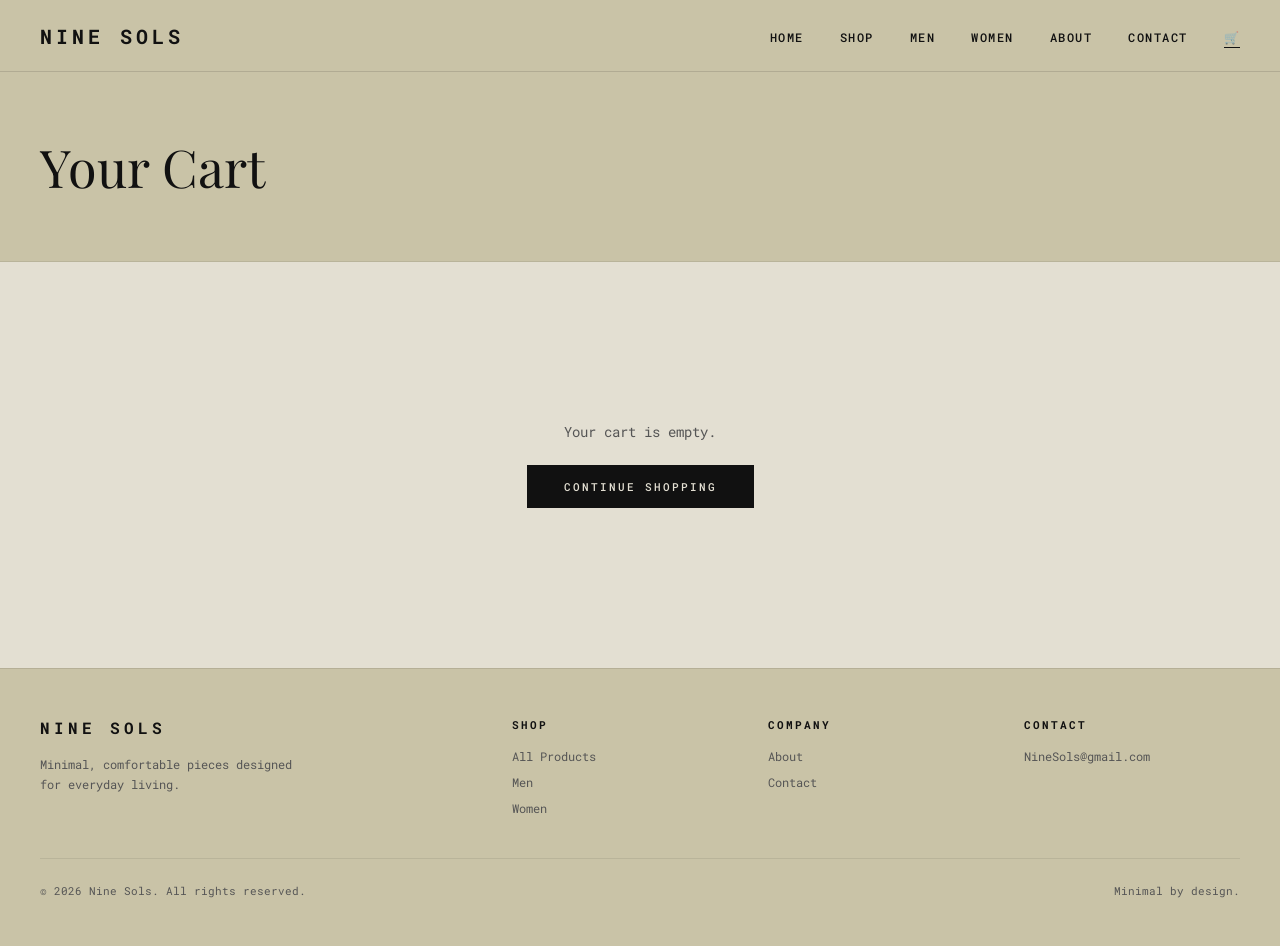
<file: cart.html>
<!DOCTYPE html>
<html lang="en">
<head>
  <meta charset="UTF-8">
  <meta name="viewport" content="width=device-width, initial-scale=1.0">
  <title>Cart — Nine Sols</title>
  <link rel="stylesheet" href="style.css">
</head>
<body>

<header>
  <div class="logo"><a href="index.html">NINE SOLS</a></div>
  <button class="menu-toggle" aria-label="Toggle menu" aria-expanded="false">☰</button>
  <nav>
    <ul class="nav-links">
      <li><a href="index.html">Home</a></li>
      <li><a href="shop.html">Shop</a></li>
      <li><a href="men.html">Men</a></li>
      <li><a href="women.html">Women</a></li>
      <li><a href="about.html">About</a></li>
      <li><a href="contact.html">Contact</a></li>
      <li>
        <a href="cart.html" class="cart-icon active" aria-label="Cart">
          🛒
          <span class="cart-badge">0</span>
        </a>
      </li>
    </ul>
  </nav>
</header>

<main>

  <div class="page-hero">
    <h1>Your Cart</h1>
  </div>

  <section class="section">

    <!-- Empty state -->
    <div id="cart-empty" class="cart-empty" style="display:none;">
      <p>Your cart is empty.</p>
      <a href="shop.html" class="btn btn-dark">Continue Shopping</a>
    </div>

    <!-- Cart with items -->
    <div id="cart-full" class="cart-layout" style="display:none;">

      <div>
        <div class="cart-items" id="cart-items-list"></div>
        <div style="margin-top:24px;">
          <a href="shop.html" style="font-size:12px;letter-spacing:1px;border-bottom:1px solid #111;padding-bottom:2px;">← Continue Shopping</a>
        </div>
      </div>

      <div class="cart-summary" id="cart-summary-panel">

        <!-- Summary view -->
        <div id="summary-view">
          <h3>Order Summary</h3>
          <div id="summary-rows"></div>
          <div class="summary-row total">
            <span>Total</span>
            <span id="cart-total">$0</span>
          </div>
          <button class="btn btn-dark checkout-btn" id="checkout-btn">Checkout</button>
        </div>

        <!-- Checkout form -->
        <div id="checkout-form-panel" style="display:none;">
          <h3>Checkout</h3>
          <div class="form-group">
            <label>Full Name</label>
            <input type="text" id="co-name" placeholder="Jane Doe" autocomplete="name">
          </div>
          <div class="form-group">
            <label>Email</label>
            <input type="email" id="co-email" placeholder="jane@email.com" autocomplete="email">
          </div>
          <div class="form-group">
            <label>Address</label>
            <input type="text" id="co-address" placeholder="123 Main St" autocomplete="street-address">
          </div>
          <div class="form-group">
            <label>City</label>
            <input type="text" id="co-city" placeholder="New York" autocomplete="address-level2">
          </div>
          <div style="display:grid;grid-template-columns:1fr 1fr;gap:12px;">
            <div class="form-group">
              <label>State</label>
              <input type="text" id="co-state" placeholder="NY" maxlength="2">
            </div>
            <div class="form-group">
              <label>ZIP</label>
              <input type="text" id="co-zip" placeholder="10001" maxlength="10">
            </div>
          </div>
          <div class="form-group">
            <label>Card Number</label>
            <input type="text" id="co-card" placeholder="•••• •••• •••• ••••" maxlength="19">
          </div>
          <div style="display:grid;grid-template-columns:1fr 1fr;gap:12px;">
            <div class="form-group">
              <label>Expiry</label>
              <input type="text" id="co-expiry" placeholder="MM/YY" maxlength="5">
            </div>
            <div class="form-group">
              <label>CVV</label>
              <input type="text" id="co-cvv" placeholder="•••" maxlength="4">
            </div>
          </div>
          <p id="co-error" style="font-size:12px;color:#b34a2e;margin-bottom:12px;display:none;"></p>
          <button class="btn btn-dark" style="width:100%;" id="place-order-btn">Place Order</button>
          <button class="btn btn-outline" style="width:100%;margin-top:10px;" id="back-to-summary-btn">Back</button>
        </div>

        <!-- Order success -->
        <div class="order-success" id="order-success">
          <div class="check">✓</div>
          <h3>Order placed!</h3>
          <p>Thank you for your purchase.<br>A confirmation will be sent to your email.</p>
          <a href="shop.html" class="btn btn-dark" style="margin-top:24px;">Continue Shopping</a>
        </div>

      </div>
    </div>

  </section>

</main>

<footer>
  <div class="footer-inner">
    <div class="footer-brand">
      <div class="logo">NINE SOLS</div>
      <p>Minimal, comfortable pieces designed for everyday living.</p>
    </div>
    <div class="footer-col">
      <h4>Shop</h4>
      <a href="shop.html">All Products</a>
      <a href="men.html">Men</a>
      <a href="women.html">Women</a>
    </div>
    <div class="footer-col">
      <h4>Company</h4>
      <a href="about.html">About</a>
      <a href="contact.html">Contact</a>
    </div>
    <div class="footer-col">
      <h4>Contact</h4>
      <a href="mailto:NineSols@gmail.com">NineSols@gmail.com</a>
    </div>
  </div>
  <div class="footer-bottom">
    <span>© 2026 Nine Sols. All rights reserved.</span>
    <span>Minimal by design.</span>
  </div>
</footer>

<script src="cart.js"></script>
<script>
  // ── Render cart ──────────────────────────────────────────────────────────
  function renderCart() {
    const cart = getCart();
    const emptyEl   = document.getElementById('cart-empty');
    const fullEl    = document.getElementById('cart-full');
    const listEl    = document.getElementById('cart-items-list');
    const rowsEl    = document.getElementById('summary-rows');
    const totalEl   = document.getElementById('cart-total');

    if (cart.length === 0) {
      emptyEl.style.display = 'block';
      fullEl.style.display  = 'none';
      return;
    }

    emptyEl.style.display = 'none';
    fullEl.style.display  = 'grid';

    // Cart rows
    listEl.innerHTML = cart.map(item => `
      <div class="cart-row">
        <div class="cart-thumb"></div>
        <div class="cart-row-info">
          <div class="cart-row-name">${item.name}</div>
          <div class="cart-row-price">$${item.price.toFixed(2)}</div>
          <div class="qty-control">
            <button class="qty-btn" onclick="updateQty('${item.name}', -1)">−</button>
            <span class="qty-value">${item.qty}</span>
            <button class="qty-btn" onclick="updateQty('${item.name}', 1)">+</button>
          </div>
        </div>
        <div style="text-align:right;flex-shrink:0;">
          <div style="font-size:13px;font-weight:500;">$${(item.price * item.qty).toFixed(2)}</div>
          <button class="cart-row-remove" onclick="removeFromCart('${item.name}')" aria-label="Remove">×</button>
        </div>
      </div>
    `).join('');

    // Summary rows
    rowsEl.innerHTML = cart.map(item => `
      <div class="summary-row">
        <span>${item.name} × ${item.qty}</span>
        <span>$${(item.price * item.qty).toFixed(2)}</span>
      </div>
    `).join('');

    const shipping = cartTotal() >= 100 ? 0 : 8;
    rowsEl.innerHTML += `<div class="summary-row"><span>Shipping</span><span>${shipping === 0 ? 'Free' : '$' + shipping.toFixed(2)}</span></div>`;
    totalEl.textContent = '$' + (cartTotal() + shipping).toFixed(2);
  }

  // ── Checkout flow ────────────────────────────────────────────────────────
  document.getElementById('checkout-btn').addEventListener('click', () => {
    document.getElementById('summary-view').style.display       = 'none';
    document.getElementById('checkout-form-panel').style.display = 'block';
  });

  document.getElementById('back-to-summary-btn').addEventListener('click', () => {
    document.getElementById('checkout-form-panel').style.display = 'none';
    document.getElementById('summary-view').style.display        = 'block';
    document.getElementById('co-error').style.display            = 'none';
  });

  // Format card number
  document.getElementById('co-card').addEventListener('input', e => {
    e.target.value = e.target.value.replace(/\D/g, '').replace(/(.{4})/g, '$1 ').trim().slice(0, 19);
  });

  // Format expiry
  document.getElementById('co-expiry').addEventListener('input', e => {
    let v = e.target.value.replace(/\D/g, '');
    if (v.length >= 3) v = v.slice(0,2) + '/' + v.slice(2);
    e.target.value = v.slice(0, 5);
  });

  document.getElementById('place-order-btn').addEventListener('click', () => {
    const fields = ['co-name','co-email','co-address','co-city','co-state','co-zip','co-card','co-expiry','co-cvv'];
    const err = document.getElementById('co-error');
    for (const id of fields) {
      if (!document.getElementById(id).value.trim()) {
        err.textContent = 'Please fill in all fields.';
        err.style.display = 'block';
        return;
      }
    }
    const email = document.getElementById('co-email').value;
    if (!/^[^\s@]+@[^\s@]+\.[^\s@]+$/.test(email)) {
      err.textContent = 'Please enter a valid email address.';
      err.style.display = 'block';
      return;
    }
    err.style.display = 'none';
    // Clear cart and show success
    saveCart([]);
    document.getElementById('checkout-form-panel').style.display = 'none';
    document.getElementById('order-success').style.display       = 'flex';
    document.getElementById('order-success').style.flexDirection = 'column';
    document.getElementById('order-success').style.alignItems    = 'center';
  });

  // Init
  renderCart();
</script>
</body>
</html>
</file>
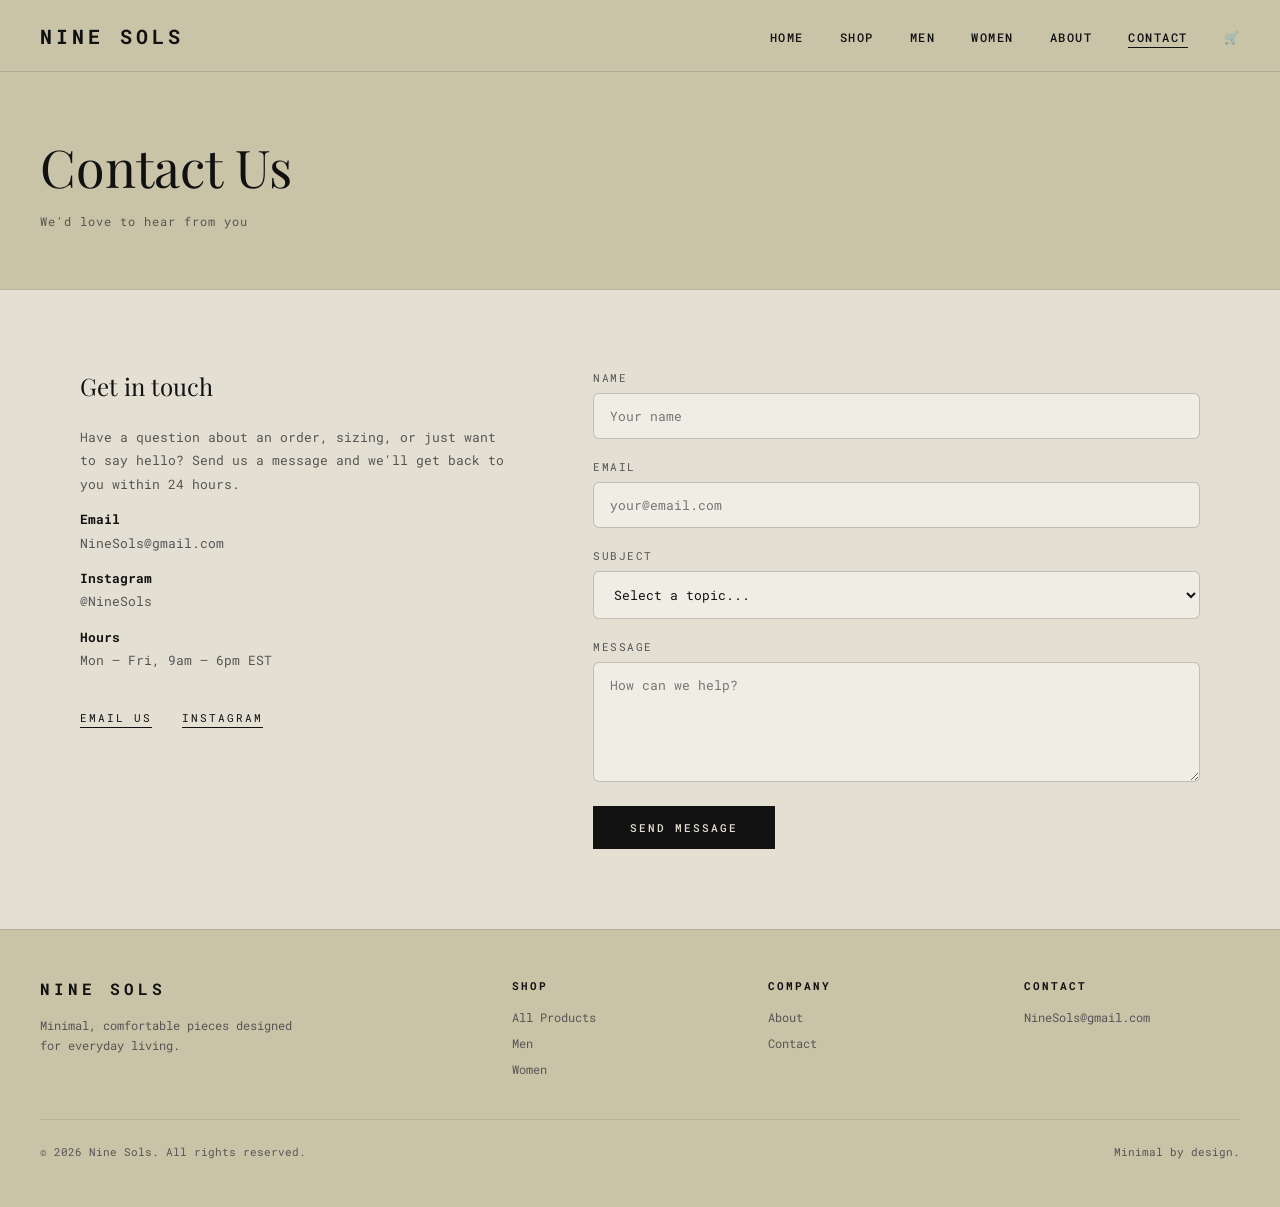
<file: contact.html>
<!DOCTYPE html>
<html lang="en">
<head>
  <meta charset="UTF-8">
  <meta name="viewport" content="width=device-width, initial-scale=1.0">
  <title>Contact — Nine Sols</title>
  <link rel="stylesheet" href="style.css">
</head>
<body>

<header>
  <div class="logo"><a href="index.html">NINE SOLS</a></div>
  <button class="menu-toggle" aria-label="Toggle menu" aria-expanded="false">☰</button>
  <nav>
    <ul class="nav-links">
      <li><a href="index.html">Home</a></li>
      <li><a href="Shop.html">Shop</a></li>
      <li><a href="men.html">Men</a></li>
      <li><a href="women.html">Women</a></li>
      <li><a href="about.html">About</a></li>
      <li><a href="contact.html" class="active">Contact</a></li>
      <li>
        <a href="cart.html" class="cart-icon" aria-label="Cart">
          🛒
          <span class="cart-badge">0</span>
        </a>
      </li>
    </ul>
  </nav>
</header>

<main>

  <div class="page-hero">
    <h1>Contact Us</h1>
    <p>We'd love to hear from you</p>
  </div>

  <section class="section">
    <div class="contact-grid">

      <div class="contact-info">
        <h3>Get in touch</h3>
        <p>
          Have a question about an order, sizing, or just want to say hello?
          Send us a message and we'll get back to you within 24 hours.
        </p>
        <p><strong>Email</strong><br>NineSols@gmail.com</p>
        <p><strong>Instagram</strong><br>@NineSols</p>
        <p><strong>Hours</strong><br>Mon – Fri, 9am – 6pm EST</p>
        <div class="contact-social">
          <a href="mailto:NineSols@gmail.com">Email Us</a>
          <a href="#">Instagram</a>
        </div>
      </div>

      <div>
        <div id="contact-form-wrap">
          <div class="form-group">
            <label for="contact-name">Name</label>
            <input type="text" id="contact-name" placeholder="Your name" autocomplete="name">
          </div>
          <div class="form-group">
            <label for="contact-email">Email</label>
            <input type="email" id="contact-email" placeholder="your@email.com" autocomplete="email">
          </div>
          <div class="form-group">
            <label for="contact-subject">Subject</label>
            <select id="contact-subject">
              <option value="">Select a topic...</option>
              <option>Order question</option>
              <option>Returns &amp; exchanges</option>
              <option>Sizing help</option>
              <option>General enquiry</option>
            </select>
          </div>
          <div class="form-group">
            <label for="contact-message">Message</label>
            <textarea id="contact-message" placeholder="How can we help?"></textarea>
          </div>
          <p id="contact-error" style="font-size:12px;color:#b34a2e;margin-bottom:12px;display:none;"></p>
          <button class="btn btn-dark" id="contact-submit">Send Message</button>
        </div>

        <div class="form-success" id="contact-success">
          ✓ &nbsp; Thanks for reaching out — we'll be in touch within 24 hours.
        </div>
      </div>

    </div>
  </section>

</main>

<footer>
  <div class="footer-inner">
    <div class="footer-brand">
      <div class="logo">NINE SOLS</div>
      <p>Minimal, comfortable pieces designed for everyday living.</p>
    </div>
    <div class="footer-col">
      <h4>Shop</h4>
      <a href="shop.html">All Products</a>
      <a href="men.html">Men</a>
      <a href="women.html">Women</a>
    </div>
    <div class="footer-col">
      <h4>Company</h4>
      <a href="about.html">About</a>
      <a href="contact.html">Contact</a>
    </div>
    <div class="footer-col">
      <h4>Contact</h4>
      <a href="mailto:NineSols@gmail.com">NineSols@gmail.com</a>
    </div>
  </div>
  <div class="footer-bottom">
    <span>© 2026 Nine Sols. All rights reserved.</span>
    <span>Minimal by design.</span>
  </div>
</footer>

<script src="cart.js"></script>
<script>
  document.getElementById('contact-submit').addEventListener('click', () => {
    const name    = document.getElementById('contact-name').value.trim();
    const email   = document.getElementById('contact-email').value.trim();
    const subject = document.getElementById('contact-subject').value;
    const message = document.getElementById('contact-message').value.trim();
    const err     = document.getElementById('contact-error');

    if (!name || !email || !subject || !message) {
      err.textContent = 'Please fill in all fields.';
      err.style.display = 'block';
      return;
    }
    if (!/^[^\s@]+@[^\s@]+\.[^\s@]+$/.test(email)) {
      err.textContent = 'Please enter a valid email address.';
      err.style.display = 'block';
      return;
    }
    err.style.display = 'none';
    document.getElementById('contact-form-wrap').style.display = 'none';
    const success = document.getElementById('contact-success');
    success.style.display = 'block';
  });
</script>
</body>
</html>
</file>
<file: style.css>
@import url('https://fonts.googleapis.com/css2?family=Roboto+Mono:wght@300;400;500;700&family=Playfair+Display:ital,wght@0,400;0,600;1,400&display=swap');

/* ── Variables ──────────────────────────────────────────────────────────── */
:root {
  --bg:        #e3dfd2;
  --header-bg: #c9c3a7;
  --card-bg:   #d5d0c2;
  --black:     #111;
  --mid:       #555;
  --light:     #f0ede4;
  --accent:    #8b7355;
  --danger:    #b34a2e;
  --radius:    6px;
  --transition: 0.25s ease;
}

/* ── Reset ──────────────────────────────────────────────────────────────── */
*, *::before, *::after { margin: 0; padding: 0; box-sizing: border-box; }

html { scroll-behavior: smooth; }

body {
  font-family: 'Roboto Mono', monospace;
  background: var(--bg);
  color: var(--black);
  min-height: 100vh;
  display: flex;
  flex-direction: column;
}

main { flex: 1; }

img { display: block; max-width: 100%; }

a { color: inherit; text-decoration: none; }

/* ── Header ─────────────────────────────────────────────────────────────── */
header {
  background: var(--header-bg);
  height: 72px;
  display: flex;
  align-items: center;
  justify-content: space-between;
  padding: 0 40px;
  position: sticky;
  top: 0;
  z-index: 100;
  border-bottom: 1px solid rgba(0,0,0,.12);
}

.logo {
  font-size: 20px;
  font-weight: 700;
  letter-spacing: 4px;
  text-transform: uppercase;
}

.logo a { color: var(--black); }

.nav-links {
  display: flex;
  gap: 36px;
  align-items: center;
  list-style: none;
}

.nav-links a {
  font-size: 12px;
  font-weight: 500;
  letter-spacing: 1.5px;
  text-transform: uppercase;
  transition: opacity var(--transition);
}

.nav-links a:hover { opacity: 0.5; }

.nav-links a.active { border-bottom: 1px solid var(--black); padding-bottom: 2px; }

.cart-icon {
  position: relative;
  cursor: pointer;
}

.cart-badge {
  position: absolute;
  top: -8px;
  right: -10px;
  background: var(--black);
  color: var(--bg);
  font-size: 9px;
  font-weight: 700;
  width: 18px;
  height: 18px;
  border-radius: 50%;
  display: none;
  align-items: center;
  justify-content: center;
}

/* Mobile menu toggle */
.menu-toggle {
  display: none;
  background: none;
  border: none;
  cursor: pointer;
  font-size: 22px;
  padding: 4px;
}

/* ── Container ──────────────────────────────────────────────────────────── */
.container {
  max-width: 1200px;
  margin: 0 auto;
  padding: 0 40px;
}

/* ── Hero ────────────────────────────────────────────────────────────────── */
.hero {
  width: 100%;
  height: 72vh;
  min-height: 400px;
  background: var(--card-bg);
  display: flex;
  align-items: center;
  justify-content: center;
  overflow: hidden;
  position: relative;
}

.hero-content {
  text-align: center;
  z-index: 1;
  animation: fadeUp 0.8s ease both;
}

.hero-content h1 {
  font-family: 'Playfair Display', serif;
  font-size: clamp(40px, 7vw, 88px);
  font-weight: 400;
  line-height: 1.05;
  letter-spacing: -1px;
  margin-bottom: 20px;
}

.hero-content p {
  font-size: 12px;
  letter-spacing: 2px;
  text-transform: uppercase;
  color: var(--mid);
  margin-bottom: 32px;
}

/* Hero decorative background */
.hero::before {
  content: '';
  position: absolute;
  inset: 0;
  background: repeating-linear-gradient(
    45deg,
    transparent,
    transparent 40px,
    rgba(0,0,0,.025) 40px,
    rgba(0,0,0,.025) 41px
  );
}

/* ── Buttons ─────────────────────────────────────────────────────────────── */
.btn {
  display: inline-block;
  padding: 13px 36px;
  font-family: 'Roboto Mono', monospace;
  font-size: 11px;
  font-weight: 500;
  letter-spacing: 2px;
  text-transform: uppercase;
  cursor: pointer;
  transition: var(--transition);
  border: 1px solid var(--black);
}

.btn-dark { background: var(--black); color: var(--bg); border-color: var(--black); }
.btn-dark:hover { background: var(--accent); border-color: var(--accent); }

.btn-outline { background: transparent; color: var(--black); }
.btn-outline:hover { background: var(--black); color: var(--bg); }

/* Add to cart button */
.add-cart {
  width: 100%;
  padding: 11px;
  font-family: 'Roboto Mono', monospace;
  font-size: 11px;
  font-weight: 500;
  letter-spacing: 1.5px;
  text-transform: uppercase;
  background: var(--black);
  color: var(--bg);
  border: 1px solid var(--black);
  border-radius: var(--radius);
  cursor: pointer;
  transition: var(--transition);
  margin-top: 10px;
}

.add-cart:hover { background: var(--accent); border-color: var(--accent); }

/* ── Section utilities ───────────────────────────────────────────────────── */
.section { padding: 80px 40px; max-width: 1200px; margin: 0 auto; }

.section-title {
  font-family: 'Playfair Display', serif;
  font-size: 32px;
  font-weight: 400;
  margin-bottom: 8px;
}

.section-subtitle {
  font-size: 11px;
  letter-spacing: 2px;
  text-transform: uppercase;
  color: var(--mid);
  margin-bottom: 48px;
}

/* ── Product grid ────────────────────────────────────────────────────────── */
.products {
  display: grid;
  grid-template-columns: repeat(auto-fill, minmax(240px, 1fr));
  gap: 28px;
}

.product-card {
  display: flex;
  flex-direction: column;
  gap: 10px;
  animation: fadeUp 0.5s ease both;
}

.product-card:nth-child(2) { animation-delay: .08s; }
.product-card:nth-child(3) { animation-delay: .16s; }
.product-card:nth-child(4) { animation-delay: .24s; }
.product-card:nth-child(5) { animation-delay: .32s; }
.product-card:nth-child(6) { animation-delay: .40s; }

.product-image {
  width: 100%;
  aspect-ratio: 4 / 5;
  background: var(--card-bg);
  border-radius: var(--radius);
  overflow: hidden;
  transition: transform var(--transition);
}

/* Unique placeholder colors per product type */
.product-image.p-tee      { background: linear-gradient(135deg, #cdc8b5 0%, #b8b4a4 100%); }
.product-image.p-shirt    { background: linear-gradient(135deg, #bfbcae 0%, #a8a49a 100%); }
.product-image.p-jacket   { background: linear-gradient(135deg, #a9a497 0%, #918e84 100%); }
.product-image.p-hoodie   { background: linear-gradient(135deg, #c4bfb2 0%, #adaaa0 100%); }
.product-image.p-sweater  { background: linear-gradient(135deg, #d1ccbf 0%, #bab7ac 100%); }
.product-image.p-lounge   { background: linear-gradient(135deg, #cbcabb 0%, #b5b2a9 100%); }
.product-image.p-cardigan { background: linear-gradient(135deg, #c8c3b5 0%, #b5b0a3 100%); }
.product-image.p-pants    { background: linear-gradient(135deg, #b0ad9f 0%, #9c9a8e 100%); }

.product-image img {
  width: 100%; height: 100%;
  object-fit: cover;
}

/* Images now fill the product-image containers */

.product-card:hover .product-image { transform: translateY(-6px); }

.product-name {
  font-size: 13px;
  font-weight: 500;
  letter-spacing: .5px;
}

.product-price {
  font-size: 13px;
  color: var(--mid);
}

/* ── Page title bar ──────────────────────────────────────────────────────── */
.page-hero {
  background: var(--header-bg);
  padding: 60px 40px;
  border-bottom: 1px solid rgba(0,0,0,.08);
}

.page-hero h1 {
  font-family: 'Playfair Display', serif;
  font-size: clamp(28px, 5vw, 52px);
  font-weight: 400;
  max-width: 1200px;
  margin: 0 auto;
}

.page-hero p {
  max-width: 1200px;
  margin: 12px auto 0;
  font-size: 12px;
  color: var(--mid);
  letter-spacing: 1px;
}

/* ── Category nav (shop filter tabs) ────────────────────────────────────── */
.filter-bar {
  display: flex;
  gap: 4px;
  margin-bottom: 40px;
  flex-wrap: wrap;
}

.filter-btn {
  padding: 8px 20px;
  font-family: 'Roboto Mono', monospace;
  font-size: 11px;
  font-weight: 500;
  letter-spacing: 1.5px;
  text-transform: uppercase;
  background: transparent;
  border: 1px solid rgba(0,0,0,.25);
  border-radius: var(--radius);
  cursor: pointer;
  transition: var(--transition);
}

.filter-btn:hover, .filter-btn.active {
  background: var(--black);
  color: var(--bg);
  border-color: var(--black);
}

/* ── About ───────────────────────────────────────────────────────────────── */
.about-grid {
  display: grid;
  grid-template-columns: 1fr 1fr;
  gap: 80px;
  align-items: center;
}

.about-visual {
  aspect-ratio: 4 / 5;
  background: var(--card-bg);
  border-radius: var(--radius);
  position: relative;
  overflow: hidden;
}

.about-visual::before {
  content: 'NINE SOLS';
  position: absolute;
  bottom: 32px;
  left: 32px;
  font-size: 11px;
  letter-spacing: 4px;
  opacity: .4;
}

.about-visual::after {
  content: '';
  position: absolute;
  inset: 0;
  background: repeating-linear-gradient(
    -45deg,
    transparent,
    transparent 20px,
    rgba(0,0,0,.03) 20px,
    rgba(0,0,0,.03) 21px
  );
}

.about-text h2 {
  font-family: 'Playfair Display', serif;
  font-size: 36px;
  font-weight: 400;
  margin-bottom: 24px;
  line-height: 1.25;
}

.about-text p {
  font-size: 13px;
  line-height: 1.8;
  color: var(--mid);
  margin-bottom: 16px;
}

.about-values {
  margin-top: 40px;
  display: grid;
  grid-template-columns: 1fr 1fr;
  gap: 20px;
}

.value-item {
  padding: 20px;
  border: 1px solid rgba(0,0,0,.12);
  border-radius: var(--radius);
}

.value-item strong {
  display: block;
  font-size: 11px;
  letter-spacing: 2px;
  text-transform: uppercase;
  margin-bottom: 8px;
}

.value-item span {
  font-size: 12px;
  color: var(--mid);
  line-height: 1.6;
}

/* ── Contact ─────────────────────────────────────────────────────────────── */
.contact-grid {
  display: grid;
  grid-template-columns: 1fr 1.4fr;
  gap: 80px;
}

.contact-info h3 {
  font-family: 'Playfair Display', serif;
  font-size: 24px;
  font-weight: 400;
  margin-bottom: 24px;
}

.contact-info p {
  font-size: 13px;
  color: var(--mid);
  line-height: 1.8;
  margin-bottom: 12px;
}

.contact-info strong { color: var(--black); }

.contact-social { margin-top: 32px; }
.contact-social a {
  display: inline-block;
  font-size: 11px;
  letter-spacing: 2px;
  text-transform: uppercase;
  border-bottom: 1px solid var(--black);
  padding-bottom: 2px;
  margin-right: 20px;
  transition: opacity var(--transition);
}
.contact-social a:hover { opacity: .5; }

/* Contact form */
.form-group { margin-bottom: 20px; }

.form-group label {
  display: block;
  font-size: 11px;
  letter-spacing: 1.5px;
  text-transform: uppercase;
  margin-bottom: 8px;
  color: var(--mid);
}

.form-group input,
.form-group textarea,
.form-group select {
  width: 100%;
  padding: 13px 16px;
  font-family: 'Roboto Mono', monospace;
  font-size: 13px;
  background: var(--light);
  border: 1px solid rgba(0,0,0,.2);
  border-radius: var(--radius);
  outline: none;
  transition: border-color var(--transition);
  color: var(--black);
}

.form-group input:focus,
.form-group textarea:focus {
  border-color: var(--black);
}

.form-group textarea { resize: vertical; min-height: 120px; }

.form-success {
  display: none;
  padding: 16px 20px;
  background: rgba(0,0,0,.05);
  border-left: 3px solid var(--black);
  border-radius: var(--radius);
  font-size: 13px;
  margin-top: 16px;
}

/* ── Cart page ───────────────────────────────────────────────────────────── */
.cart-layout {
  display: grid;
  grid-template-columns: 1fr 320px;
  gap: 60px;
  align-items: start;
}

.cart-items { display: flex; flex-direction: column; gap: 0; }

.cart-row {
  display: flex;
  align-items: center;
  gap: 20px;
  padding: 20px 0;
  border-bottom: 1px solid rgba(0,0,0,.1);
  animation: fadeUp .3s ease both;
}

.cart-thumb {
  width: 80px;
  height: 100px;
  background: var(--card-bg);
  border-radius: var(--radius);
  flex-shrink: 0;
  overflow: hidden;
}

.cart-thumb img { width: 100%; height: 100%; object-fit: cover; }

.cart-row-info { flex: 1; }

.cart-row-name { font-size: 13px; font-weight: 500; margin-bottom: 6px; }
.cart-row-price { font-size: 13px; color: var(--mid); }

.qty-control {
  display: flex;
  align-items: center;
  gap: 12px;
  margin-top: 10px;
}

.qty-btn {
  width: 26px; height: 26px;
  border: 1px solid rgba(0,0,0,.25);
  border-radius: 4px;
  background: none;
  font-size: 14px;
  cursor: pointer;
  display: flex; align-items: center; justify-content: center;
  transition: var(--transition);
  font-family: 'Roboto Mono', monospace;
}

.qty-btn:hover { background: var(--black); color: var(--bg); border-color: var(--black); }

.qty-value { font-size: 13px; min-width: 20px; text-align: center; }

.cart-row-remove {
  background: none;
  border: none;
  cursor: pointer;
  font-size: 18px;
  color: var(--mid);
  padding: 4px;
  transition: color var(--transition);
}

.cart-row-remove:hover { color: var(--danger); }

.cart-empty {
  text-align: center;
  padding: 80px 0;
  color: var(--mid);
}

.cart-empty p { font-size: 14px; margin-bottom: 24px; }

/* Cart summary */
.cart-summary {
  position: sticky;
  top: 88px;
  background: var(--header-bg);
  border-radius: var(--radius);
  padding: 32px;
}

.cart-summary h3 {
  font-family: 'Playfair Display', serif;
  font-size: 20px;
  font-weight: 400;
  margin-bottom: 24px;
}

.summary-row {
  display: flex;
  justify-content: space-between;
  font-size: 12px;
  padding: 8px 0;
  border-bottom: 1px solid rgba(0,0,0,.08);
}

.summary-row.total {
  font-weight: 700;
  font-size: 14px;
  border-bottom: none;
  margin-top: 8px;
  padding-top: 12px;
}

.checkout-btn {
  width: 100%;
  margin-top: 24px;
}

/* Checkout form */
.checkout-form { margin-top: 32px; display: none; }
.checkout-form h4 {
  font-family: 'Playfair Display', serif;
  font-size: 16px;
  font-weight: 400;
  margin-bottom: 16px;
}

.order-success {
  display: none;
  text-align: center;
  padding: 40px 20px;
  animation: fadeUp .4s ease both;
}

.order-success .check {
  font-size: 40px;
  margin-bottom: 16px;
}

.order-success h3 {
  font-family: 'Playfair Display', serif;
  font-size: 22px;
  font-weight: 400;
  margin-bottom: 10px;
}

.order-success p { font-size: 12px; color: var(--mid); }

/* ── Footer ──────────────────────────────────────────────────────────────── */
footer {
  background: var(--header-bg);
  border-top: 1px solid rgba(0,0,0,.1);
  padding: 48px 40px;
  margin-top: auto;
}

.footer-inner {
  max-width: 1200px;
  margin: 0 auto;
  display: grid;
  grid-template-columns: 2fr 1fr 1fr 1fr;
  gap: 40px;
}

.footer-brand .logo { font-size: 16px; margin-bottom: 16px; }
.footer-brand p { font-size: 12px; color: var(--mid); line-height: 1.7; max-width: 260px; }

.footer-col h4 {
  font-size: 11px;
  letter-spacing: 2px;
  text-transform: uppercase;
  margin-bottom: 16px;
}

.footer-col a {
  display: block;
  font-size: 12px;
  color: var(--mid);
  margin-bottom: 10px;
  transition: color var(--transition);
}
.footer-col a:hover { color: var(--black); }

.footer-bottom {
  max-width: 1200px;
  margin: 32px auto 0;
  padding-top: 24px;
  border-top: 1px solid rgba(0,0,0,.08);
  display: flex;
  justify-content: space-between;
  align-items: center;
  font-size: 11px;
  color: var(--mid);
}

/* ── Toast ───────────────────────────────────────────────────────────────── */
#ns-toast {
  position: fixed;
  bottom: 24px;
  left: 50%;
  transform: translateX(-50%) translateY(12px);
  background: var(--black);
  color: var(--bg);
  font-family: 'Roboto Mono', monospace;
  font-size: 12px;
  letter-spacing: 1px;
  padding: 12px 28px;
  border-radius: 24px;
  opacity: 0;
  pointer-events: none;
  transition: opacity .25s ease, transform .25s ease;
  white-space: nowrap;
  z-index: 999;
}

#ns-toast.show { opacity: 1; transform: translateX(-50%) translateY(0); }

/* ── Divider ─────────────────────────────────────────────────────────────── */
.divider {
  height: 1px;
  background: rgba(0,0,0,.1);
  margin: 0 40px;
}

/* ── Animations ──────────────────────────────────────────────────────────── */
@keyframes fadeUp {
  from { opacity: 0; transform: translateY(20px); }
  to   { opacity: 1; transform: translateY(0); }
}

/* ── Responsive ──────────────────────────────────────────────────────────── */
@media (max-width: 900px) {
  header { padding: 0 20px; }

  .menu-toggle { display: block; }

  .nav-links {
    display: none;
    position: absolute;
    top: 72px;
    left: 0; right: 0;
    background: var(--header-bg);
    flex-direction: column;
    gap: 0;
    padding: 16px 0;
    border-top: 1px solid rgba(0,0,0,.1);
  }

  .nav-links.open { display: flex; }
  .nav-links li { width: 100%; }
  .nav-links a { display: block; padding: 12px 24px; font-size: 13px; }

  .about-grid, .contact-grid { grid-template-columns: 1fr; gap: 40px; }
  .footer-inner { grid-template-columns: 1fr 1fr; }
  .cart-layout { grid-template-columns: 1fr; }
  .cart-summary { position: static; }
  .section { padding: 48px 20px; }
  .page-hero { padding: 40px 20px; }
}

@media (max-width: 600px) {
  .products { grid-template-columns: 1fr 1fr; gap: 16px; }
  .footer-inner { grid-template-columns: 1fr; }
  .footer-bottom { flex-direction: column; gap: 8px; text-align: center; }
  .about-values { grid-template-columns: 1fr; }
}
</file>
